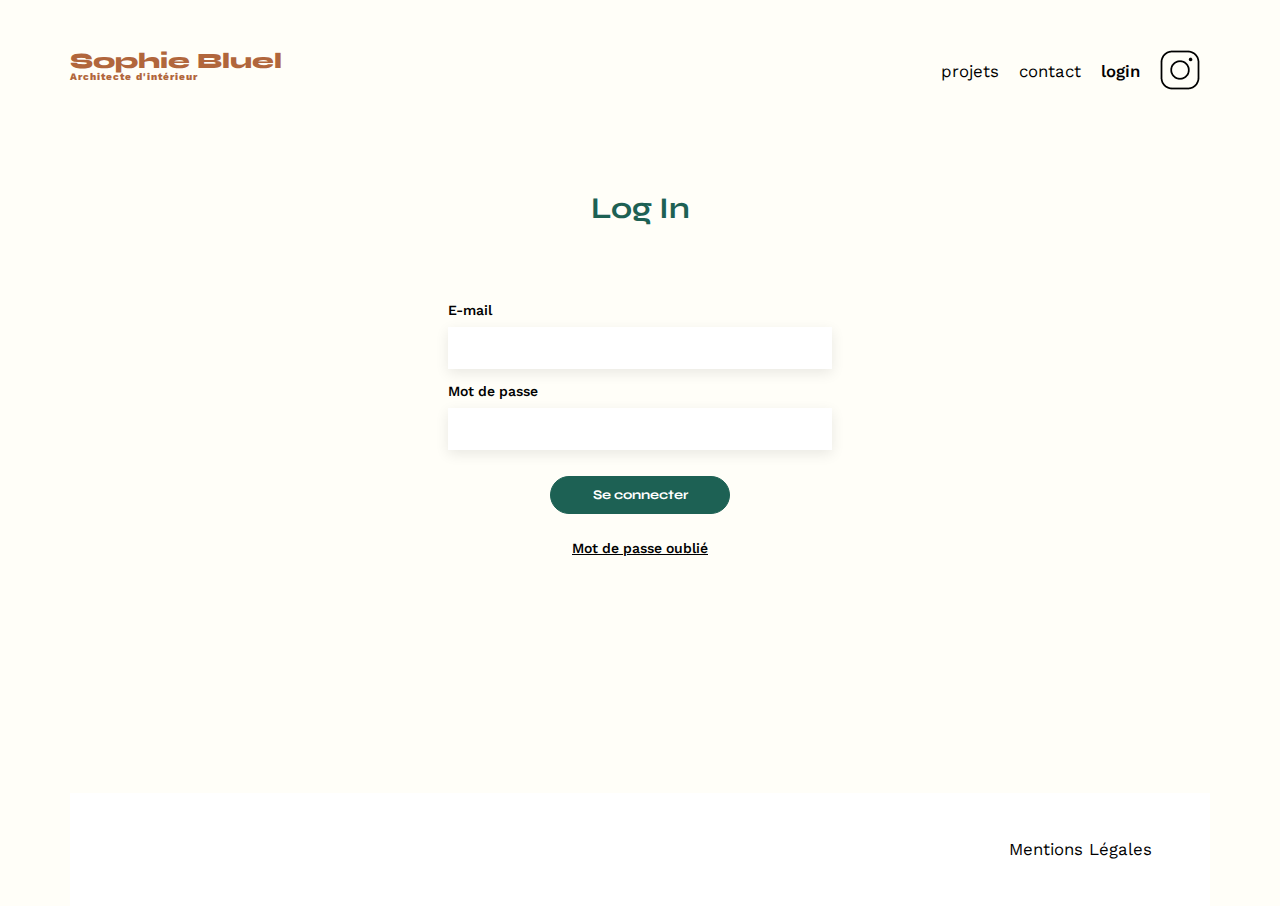
<file: FrontEnd/pages/login.html>
<!DOCTYPE html>
<html lang="fr">
<head>
	<meta charset="UTF-8">
	<title>Sophie Bluel - Login</title>
	<meta name="viewport" content="width=device-width, initial-scale=1.0">
	<link rel="preconnect" href="https://fonts.googleapis.com">
	<link rel="preconnect" href="https://fonts.gstatic.com" crossorigin>
	<link href="https://fonts.googleapis.com/css2?family=Syne:wght@700;800&family=Work+Sans&display=swap" rel="stylesheet">
	<meta name="description" content="">
	<link rel="stylesheet" href="../assets/css/login.css">
    <script src="../assets/js/login.js" defer></script>
</head>
<body>
    <header>
        <h1><a href="../index.html" class="title-to-index">Sophie Bluel</a> <span>Architecte d'intérieur</span></h1>
        <nav>
            <ul>
                <li>projets</li>
                <li>contact</li>
                <a href="#"><li>login</li></a>
                <li><img src="../assets/icons/instagram.png" alt="Instagram"></li>
            </ul>
        </nav>
    </header>
    <main>
        <div class="block-login">
            <h2>Log In</h2>
            <p class="error-message"></p>

            <form action="../index.html" method="post" id="login-form">
                <label for="e-mail">E-mail</label>
                <input type="email" id="email" name="email">

                <label for="password">Mot de passe</label>
                <input type="password" id="password" name="password">

                <button type="submit">Se connecter</button>
            </form>
            
            <a>Mot de passe oublié</a>
        </div>
    </main>
    <footer>
        <nav>
            <ul>
                <li>Mentions Légales</li>
            </ul>
        </nav>
    </footer>
</body>
</html>
</file>
<file: FrontEnd/assets/css/login.css>
html, body, div, span, applet, object, iframe,
h1, h2, h3, h4, h5, h6, p, blockquote, pre,
a, abbr, acronym, address, big, cite, code,
del, dfn, em, img, ins, kbd, q, s, samp,
small, strike, strong, sub, sup, tt, var,
b, u, i, center,
dl, dt, dd, ol, ul, li,
fieldset, form, label, legend,
table, caption, tbody, tfoot, thead, tr, th, td,
article, aside, canvas, details, embed,
figure, figcaption, footer, header, hgroup,
menu, nav, output, ruby, section, summary,
time, mark, audio, video {
	margin: 0;
	padding: 0;
	border: 0;
	font-size: 100%;
	font: inherit;
	vertical-align: baseline;
}
/* HTML5 display-role reset for older browsers */
article, aside, details, figcaption, figure,
footer, header, hgroup, menu, nav, section {
	display: block;
}
body {
	line-height: 1;
}
ol, ul {
	list-style: none;
}
blockquote, q {
	quotes: none;
}
blockquote:before, blockquote:after,
q:before, q:after {
	content: '';
	content: none;
}
table {
	border-collapse: collapse;
	border-spacing: 0;
}
/** end reset css**/
body {
	max-width: 1140px;
	margin:auto;
	font-family: 'Work Sans' ;
	font-size: 14px;
    background-color: #FFFEF8;
}
header {
	display: flex;
	justify-content: space-between;
	margin: 50px auto;
	max-width: 1140px;
}
section {
	margin: 50px 0
}

/** Header **/
h1, .title-to-index {
	display: flex;
	flex-direction: column;
	font-family: 'Syne';
	font-size: 22px;
	font-weight: 800;
	color: #B1663C;
}

.title-to-index {
	text-decoration: none;
	cursor: pointer;
}

h1 > span {
	font-family: 'Work Sans';
	font-size:10px;
	letter-spacing: 0.1em;
;
}

nav ul {
	display: flex;
	align-items: center;
	list-style-type: none;
	cursor: pointer;
}
nav li {
	padding: 0 10px;
	font-size: 1.2em;
}
nav a {
	color: inherit;
	text-decoration: none;
}
li:hover {
	color: #B1663C;
}

main {
	height: 66.7vh;
	max-width: 1140px;
	margin:auto;
}
/* Block login*/
.block-login {
    display: flex;
    align-items: center;
    flex-direction: column;
    margin-top: 100px;
}

h2 {
	font-family: 'Syne';
	font-weight: 700;
	font-size: 30px;
	color: #1D6154;
    display: flex;
    justify-content: center;
    margin-bottom: 50px;
}

.error-message {
	margin-bottom: 30px;
	color: #D63A08;
	font-weight: 600;
}

label, a {
    font-weight: 550;
}

input {
    display: flex;
    align-items: center;
    background-color: #FFF;
    width: 380px;
    height: 40px;
    border: none;
    margin-top: 10px;
    margin-bottom: 15px;
    box-shadow: 0px 4px 14px 0px #00000017;
    position: relative;
}

button {
	display: flex;
	justify-content: center;
	font-family: 'Syne';
	font-weight: 700;
	color: white;
	background-color: #1D6154;
    padding: 10px;
	margin : 2em auto ;
	width: 180px;
	border-radius: 60px;
    border: #1D6154 1px solid;
    cursor: pointer;
}

a {
    text-decoration: underline;
    cursor: pointer;
}

a:hover {
	color: #B1663C;
}

/** Footer **/

footer {
    background-color: #FFF;
    padding: 20px;
}

footer nav ul {
	display: flex;
	justify-content: flex-end;
	margin: 2em;
}
</file>
